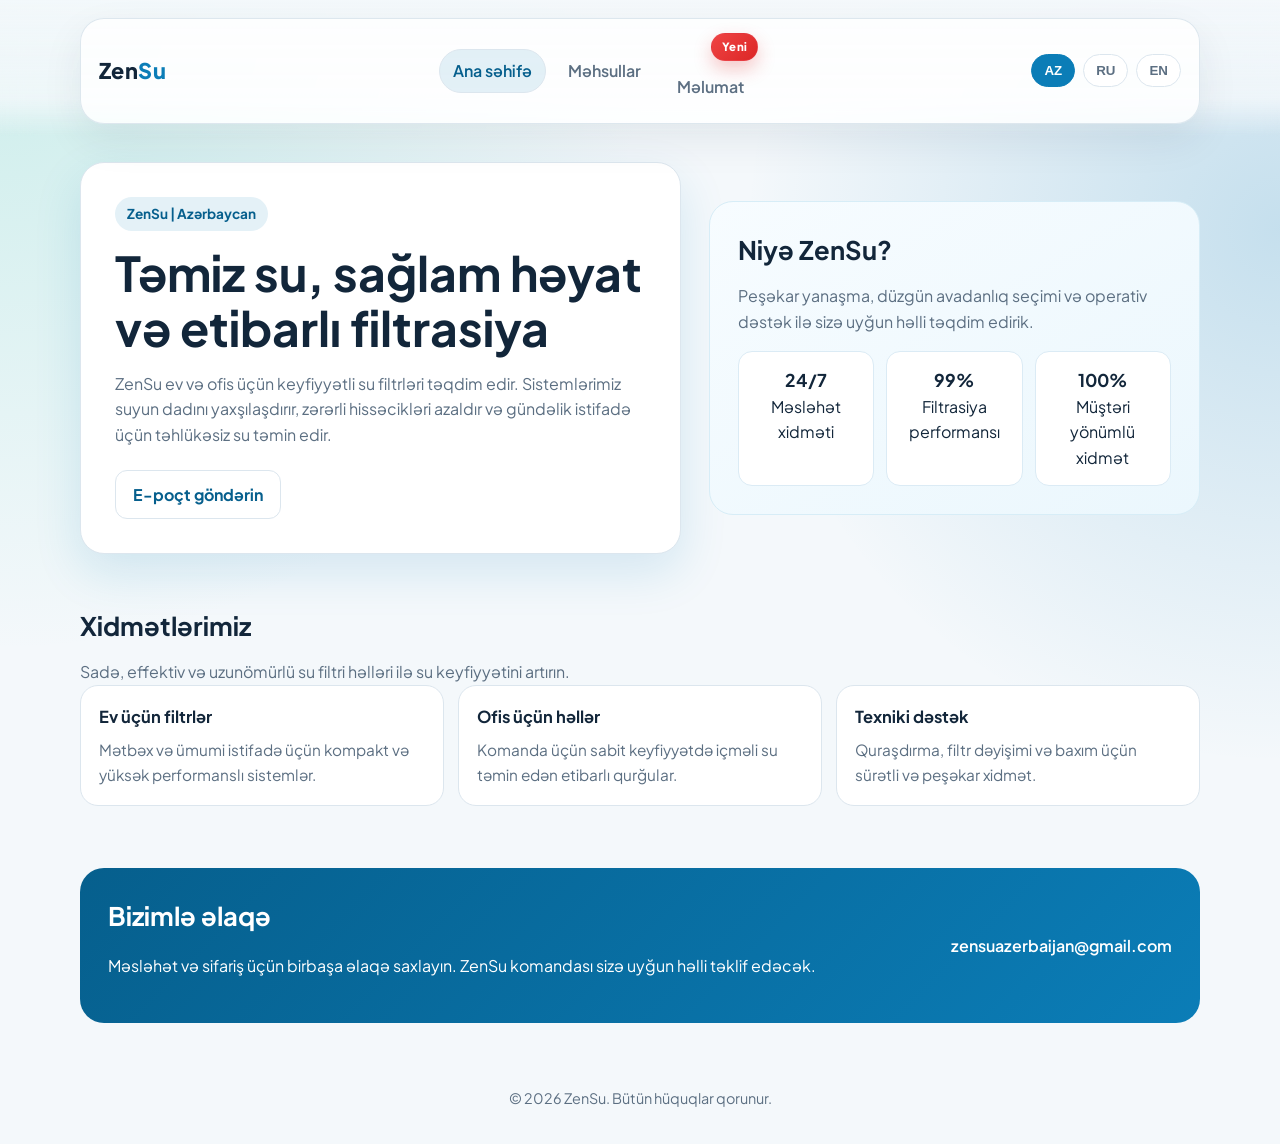
<file: index.html>
<!DOCTYPE html>
<html lang="az">
  <head>
    <meta charset="UTF-8" />
    <meta name="viewport" content="width=device-width, initial-scale=1.0" />
    <title>ZenSu | Keyfiyyətli Su Filtrləri Azərbaycan</title>
    <meta
      name="description"
      content="ZenSu ev və ofis üçün keyfiyyətli su filtrləri təqdim edir. Sistemlərimiz suyun dadını yaxşılaşdırır və zərərli hissəcikləri azaldır."
    />
    <meta name="theme-color" content="#0b7db7" />
    <link rel="icon" type="image/x-icon" href="favicon.ico" />
    <link rel="icon" type="image/png" sizes="48x48" href="favicon-48x48.png" />
    <link rel="apple-touch-icon" sizes="180x180" href="apple-touch-icon.png" />
    <link rel="manifest" href="site.webmanifest" />
    <link rel="shortcut icon" href="favicon.ico" />
    <script type="application/ld+json">
      {
        "@context": "https://schema.org",
        "@type": "WebSite",
        "name": "ZenSu",
        "url": "https://darkinlordz.github.io/ZenSu/"
      }
    </script>
    <link rel="preconnect" href="https://fonts.googleapis.com" />
    <link rel="preconnect" href="https://fonts.gstatic.com" crossorigin />
    <link
      href="https://fonts.googleapis.com/css2?family=Plus+Jakarta+Sans:wght@400;500;600;700;800&display=swap"
      rel="stylesheet"
    />
    <link rel="stylesheet" href="assets/css/styles.css" />
  </head>
  <body>
    <header>
      <div class="container nav">
        <div class="brand">Zen<span>Su</span></div>
        <nav class="site-nav" aria-label="Site navigation">
          <a class="active" href="index.html" data-i18n="nav.home"></a>
          <a href="products.html" data-i18n="nav.products"></a>
          <span class="site-nav-item site-nav-item-featured">
            <a class="nav-badge" href="information.html#technology-article" data-i18n="common.newBadge"></a>
            <a href="information.html" data-i18n="nav.information"></a>
          </span>
        </nav>
        <div class="lang-switcher" aria-label="Language switcher">
          <button class="active" data-lang="az" type="button">AZ</button>
          <button data-lang="ru" type="button">RU</button>
          <button data-lang="en" type="button">EN</button>
        </div>
      </div>
    </header>

    <main class="container">
      <section class="hero">
        <article class="hero-card">
          <span class="eyebrow" data-i18n="home.eyebrow"></span>
          <h1 data-i18n="home.heroTitle"></h1>
          <p class="lead" data-i18n="home.heroLead"></p>
          <div class="cta-row">
            <a class="btn btn-light" href="mailto:zensuazerbaijan@gmail.com" data-i18n="common.emailBtn"></a>
          </div>
        </article>

        <aside class="info-box">
          <h2 class="section-title" data-i18n="home.asideTitle"></h2>
          <p class="section-sub" data-i18n="home.asideText"></p>
          <div class="metrics">
            <div class="metric">
              <strong data-i18n="home.m1v"></strong>
              <span data-i18n="home.m1l"></span>
            </div>
            <div class="metric">
              <strong data-i18n="home.m2v"></strong>
              <span data-i18n="home.m2l"></span>
            </div>
            <div class="metric">
              <strong data-i18n="home.m3v"></strong>
              <span data-i18n="home.m3l"></span>
            </div>
          </div>
        </aside>
      </section>

      <section>
        <h2 class="section-title" data-i18n="home.featuresTitle"></h2>
        <p class="section-sub" data-i18n="home.featuresSub"></p>
        <div class="cards" id="services-list"></div>
      </section>

      <section class="contact">
        <div class="contact-box">
          <div>
            <h2 class="section-title" data-i18n="home.contactTitle"></h2>
            <p data-i18n="home.contactSub"></p>
          </div>
          <div class="contact-links">
            <a href="mailto:zensuazerbaijan@gmail.com">zensuazerbaijan@gmail.com</a>
          </div>
        </div>
      </section>
    </main>

    <footer>
      <div class="container">
        <span data-i18n="common.footer"></span>
      </div>
    </footer>

    <script type="module" src="assets/js/pages/home.js"></script>
  </body>
</html>
</file>
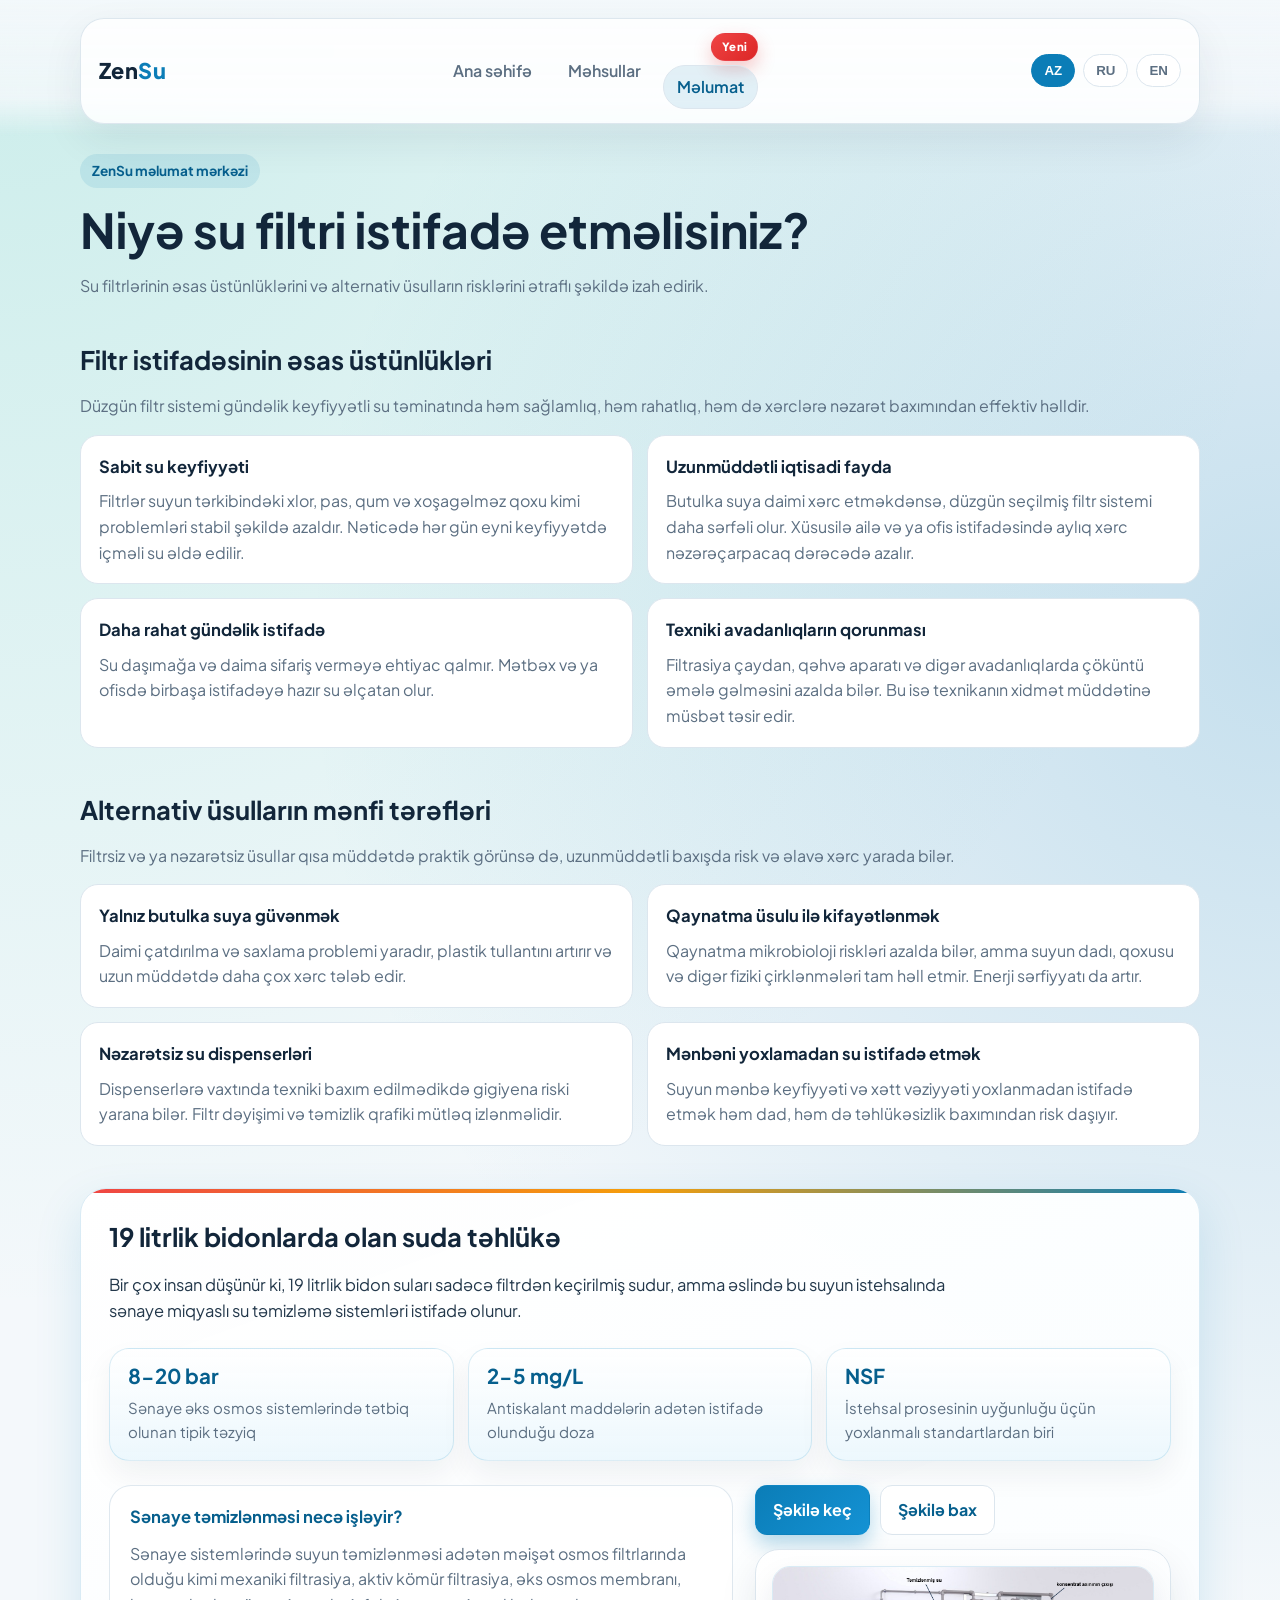
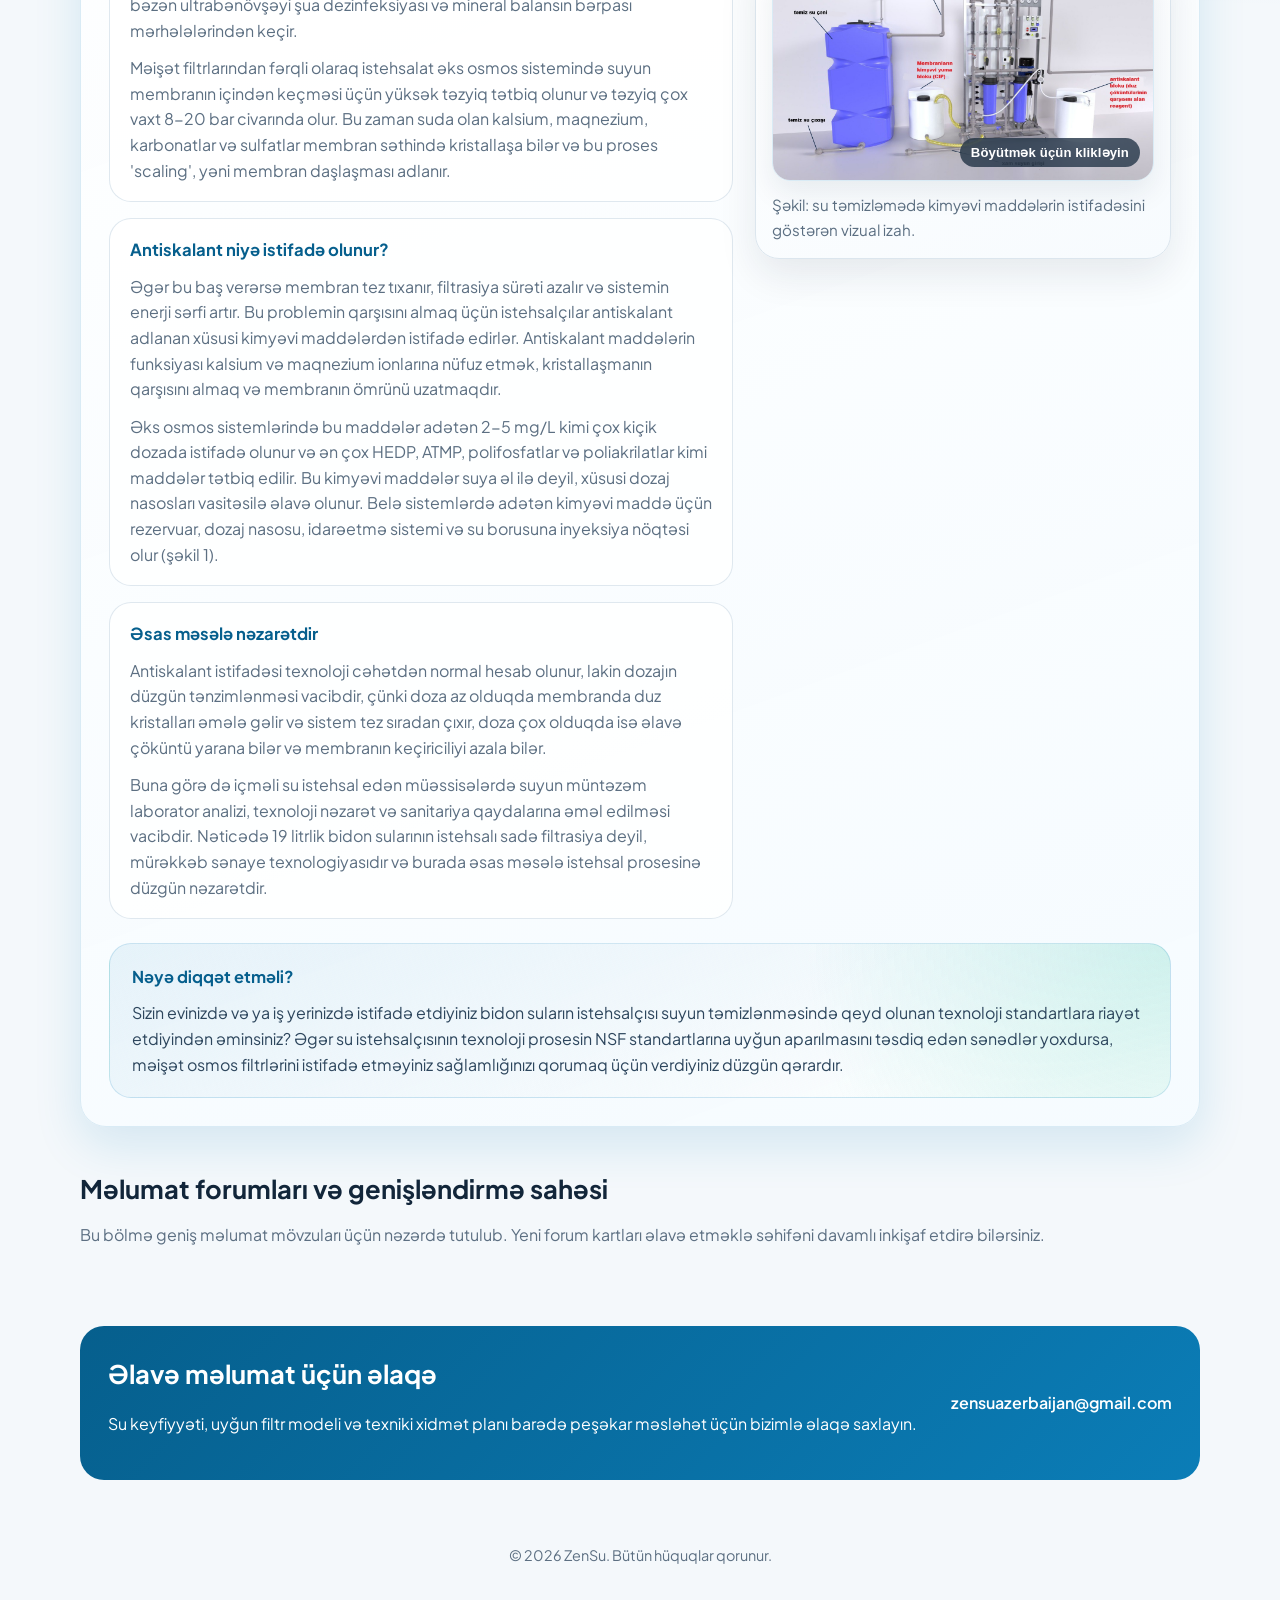
<file: information.html>
<!DOCTYPE html>
<html lang="az">
  <head>
    <meta charset="UTF-8" />
    <meta name="viewport" content="width=device-width, initial-scale=1.0" />
    <title>ZenSu | Məlumat</title>
    <meta
      name="description"
      content="ZenSu məlumat səhifəsi: su filtrlərinin üstünlükləri, alternativ su mənbələrinin riskləri və maarifləndirici mövzular."
    />
    <meta name="theme-color" content="#0b7db7" />
    <link rel="icon" type="image/x-icon" href="favicon.ico" />
    <link rel="icon" type="image/png" sizes="48x48" href="favicon-48x48.png" />
    <link rel="apple-touch-icon" sizes="180x180" href="apple-touch-icon.png" />
    <link rel="manifest" href="site.webmanifest" />
    <link rel="shortcut icon" href="favicon.ico" />
    <link rel="preconnect" href="https://fonts.googleapis.com" />
    <link rel="preconnect" href="https://fonts.gstatic.com" crossorigin />
    <link
      href="https://fonts.googleapis.com/css2?family=Plus+Jakarta+Sans:wght@400;500;600;700;800&display=swap"
      rel="stylesheet"
    />
    <link rel="stylesheet" href="assets/css/styles.css" />
  </head>
  <body>
    <header>
      <div class="container nav">
        <div class="brand">Zen<span>Su</span></div>
        <nav class="site-nav" aria-label="Site navigation">
          <a href="index.html" data-i18n="nav.home"></a>
          <a href="products.html" data-i18n="nav.products"></a>
          <span class="site-nav-item site-nav-item-featured">
            <a class="nav-badge" href="information.html#technology-article" data-i18n="common.newBadge"></a>
            <a class="active" href="information.html" data-i18n="nav.information"></a>
          </span>
        </nav>
        <div class="lang-switcher" aria-label="Language switcher">
          <button class="active" data-lang="az" type="button">AZ</button>
          <button data-lang="ru" type="button">RU</button>
          <button data-lang="en" type="button">EN</button>
        </div>
      </div>
    </header>

    <main class="container">
      <section class="products-hero">
        <span class="eyebrow" data-i18n="information.eyebrow"></span>
        <h1 data-i18n="information.title"></h1>
        <p class="section-sub" data-i18n="information.subtitle"></p>
      </section>

      <section class="info-section">
        <h2 class="section-title" data-i18n="information.whyFiltersTitle"></h2>
        <p class="section-sub info-sub" data-i18n="information.whyFiltersIntro"></p>
        <div class="info-grid" id="reasons-list"></div>
      </section>

      <section class="info-section">
        <h2 class="section-title" data-i18n="information.downsidesTitle"></h2>
        <p class="section-sub info-sub" data-i18n="information.downsidesIntro"></p>
        <div class="info-grid" id="downsides-list"></div>
      </section>

      <section class="info-section info-featured-section" id="technology-article"></section>

      <section class="info-section">
        <h2 class="section-title" data-i18n="information.forumsTitle"></h2>
        <p class="section-sub info-sub" data-i18n="information.forumsIntro"></p>
        <div class="forum-grid" id="forums-list"></div>
      </section>

      <section class="contact">
        <div class="contact-box">
          <div>
            <h2 class="section-title" data-i18n="information.contactTitle"></h2>
            <p data-i18n="information.contactSub"></p>
          </div>
          <div class="contact-links">
            <a href="mailto:zensuazerbaijan@gmail.com">zensuazerbaijan@gmail.com</a>
          </div>
        </div>
      </section>
    </main>

    <footer>
      <div class="container">
        <span data-i18n="common.footer"></span>
      </div>
    </footer>

    <script type="module" src="assets/js/pages/information.js"></script>
  </body>
</html>
</file>
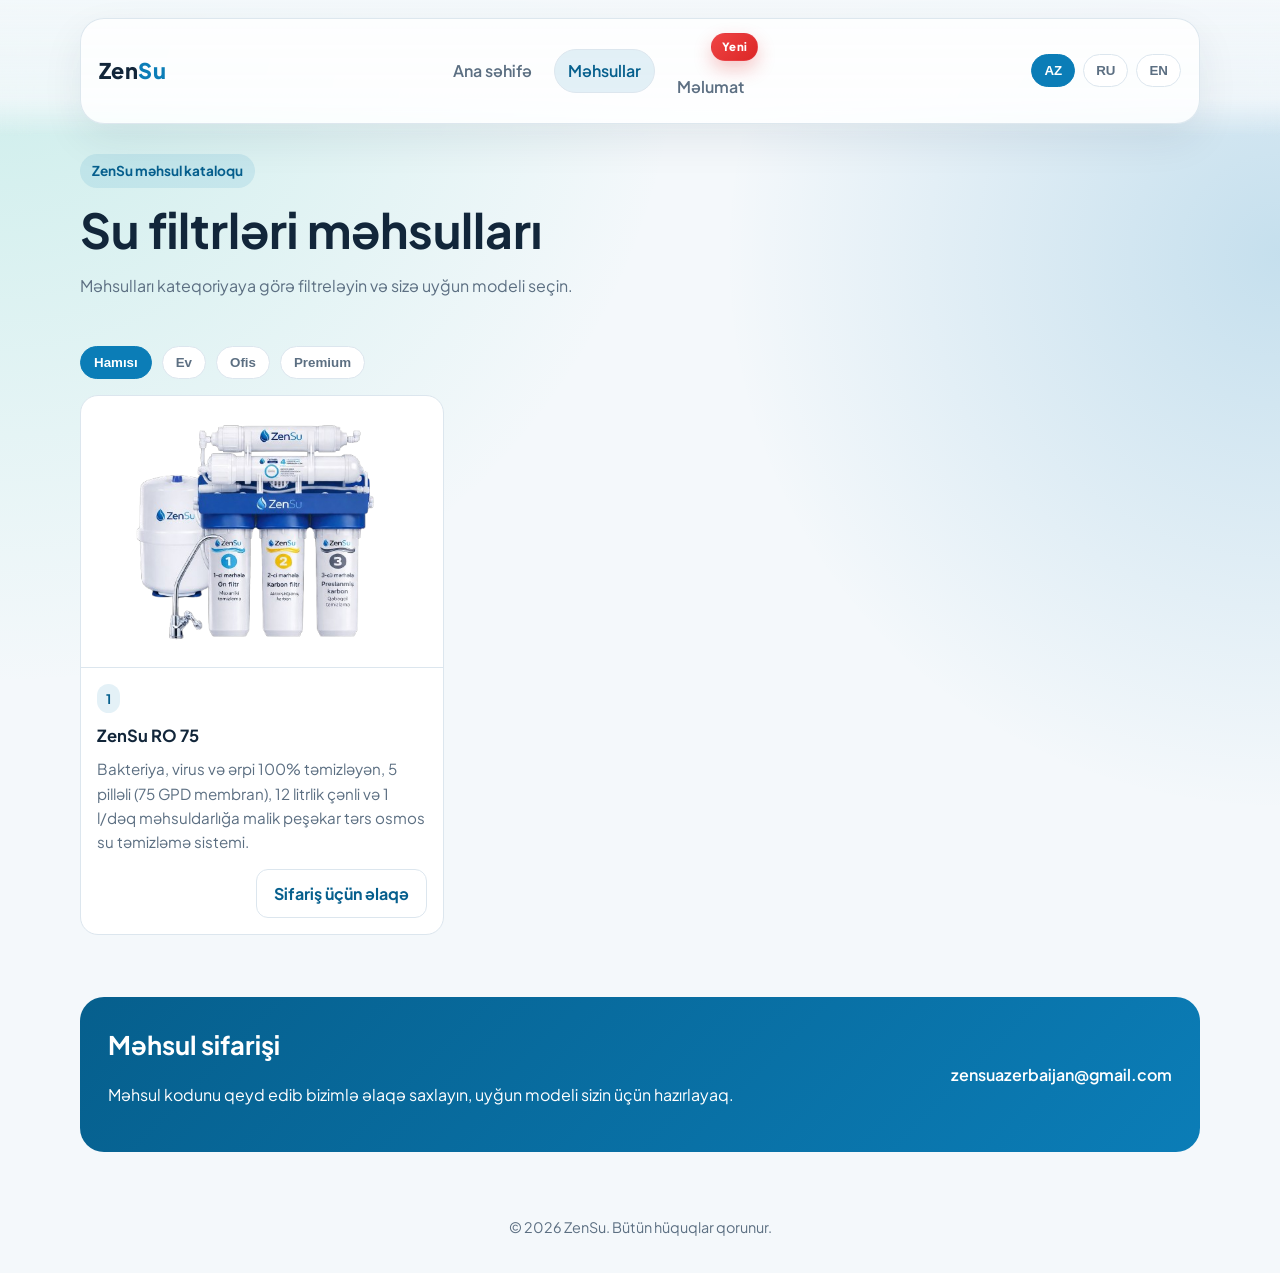
<file: products.html>
<!DOCTYPE html>
<html lang="az">
  <head>
    <meta charset="UTF-8" />
    <meta name="viewport" content="width=device-width, initial-scale=1.0" />
    <title>ZenSu | Məhsullar</title>
    <meta
      name="description"
      content="ZenSu su filtrləri məhsulları - ev və ofis üçün etibarlı filtrasiya sistemləri."
    />
    <meta name="theme-color" content="#0b7db7" />
    <link rel="icon" type="image/x-icon" href="favicon.ico" />
    <link rel="icon" type="image/png" sizes="48x48" href="favicon-48x48.png" />
    <link rel="apple-touch-icon" sizes="180x180" href="apple-touch-icon.png" />
    <link rel="manifest" href="site.webmanifest" />
    <link rel="shortcut icon" href="favicon.ico" />
    <link rel="preconnect" href="https://fonts.googleapis.com" />
    <link rel="preconnect" href="https://fonts.gstatic.com" crossorigin />
    <link
      href="https://fonts.googleapis.com/css2?family=Plus+Jakarta+Sans:wght@400;500;600;700;800&display=swap"
      rel="stylesheet"
    />
    <link rel="stylesheet" href="assets/css/styles.css" />
  </head>
  <body>
    <header>
      <div class="container nav">
        <div class="brand">Zen<span>Su</span></div>
        <nav class="site-nav" aria-label="Site navigation">
          <a href="index.html" data-i18n="nav.home"></a>
          <a class="active" href="products.html" data-i18n="nav.products"></a>
          <span class="site-nav-item site-nav-item-featured">
            <a class="nav-badge" href="information.html#technology-article" data-i18n="common.newBadge"></a>
            <a href="information.html" data-i18n="nav.information"></a>
          </span>
        </nav>
        <div class="lang-switcher" aria-label="Language switcher">
          <button class="active" data-lang="az" type="button">AZ</button>
          <button data-lang="ru" type="button">RU</button>
          <button data-lang="en" type="button">EN</button>
        </div>
      </div>
    </header>

    <main class="container">
      <section class="products-hero">
        <span class="eyebrow" data-i18n="products.eyebrow"></span>
        <h1 data-i18n="products.title"></h1>
        <p class="section-sub" data-i18n="products.subtitle"></p>
      </section>

      <section>
        <div class="filter-row" id="products-filter"></div>
        <div class="products-grid" id="products-list"></div>
      </section>

      <section class="contact">
        <div class="contact-box">
          <div>
            <h2 class="section-title" data-i18n="products.contactTitle"></h2>
            <p data-i18n="products.contactSub"></p>
          </div>
          <div class="contact-links">
            <a href="mailto:zensuazerbaijan@gmail.com">zensuazerbaijan@gmail.com</a>
          </div>
        </div>
      </section>
    </main>

    <footer>
      <div class="container">
        <span data-i18n="common.footer"></span>
      </div>
    </footer>

    <script type="module" src="assets/js/pages/products.js"></script>
  </body>
</html>
</file>
<file: assets/css/styles.css>
:root {
  --bg: #f4f8fb;
  --surface: #ffffff;
  --text: #12263a;
  --muted: #5c6f82;
  --primary: #0b7db7;
  --primary-strong: #065f8d;
  --accent: #39c7b0;
  --border: #dce6ee;
  --shadow: 0 18px 48px rgba(11, 125, 183, 0.14);
}

html {
  scroll-behavior: smooth;
}

* {
  box-sizing: border-box;
}

body {
  margin: 0;
  font-family: "Plus Jakarta Sans", "Segoe UI", sans-serif;
  color: var(--text);
  background:
    radial-gradient(circle at 0% 0%, rgba(57, 199, 176, 0.22), transparent 38%),
    radial-gradient(circle at 100% 20%, rgba(11, 125, 183, 0.2), transparent 34%),
    var(--bg);
  line-height: 1.6;
}

.container {
  width: min(1120px, 92vw);
  margin: 0 auto;
}

header {
  position: sticky;
  top: 0;
  z-index: 40;
  padding: 18px 0 12px;
  backdrop-filter: blur(14px);
  background: linear-gradient(
    180deg,
    rgba(244, 248, 251, 0.96),
    rgba(244, 248, 251, 0.82) 72%,
    rgba(244, 248, 251, 0)
  );
}

.nav {
  display: flex;
  justify-content: space-between;
  align-items: center;
  gap: 18px;
  flex-wrap: wrap;
  padding: 14px 18px;
  background: rgba(255, 255, 255, 0.82);
  border: 1px solid rgba(220, 230, 238, 0.95);
  border-radius: 24px;
  box-shadow: 0 16px 40px rgba(18, 38, 58, 0.08);
}

.brand {
  font-size: 1.35rem;
  font-weight: 800;
  letter-spacing: 0.4px;
}

.brand span {
  color: var(--primary);
}

.site-nav {
  display: flex;
  align-items: center;
  gap: 8px;
  flex-wrap: wrap;
}

.site-nav-item {
  display: flex;
  align-items: center;
}

.site-nav-item-featured {
  flex-direction: column;
  align-items: flex-end;
  gap: 4px;
}

.site-nav a {
  text-decoration: none;
  color: var(--muted);
  font-weight: 600;
  border: 1px solid transparent;
  border-radius: 999px;
  padding: 8px 13px;
  transition: all 0.2s ease;
}

.site-nav a:hover,
.site-nav a.active {
  color: var(--primary-strong);
  background: rgba(11, 125, 183, 0.11);
  border-color: var(--border);
}

.site-nav a:hover {
  transform: translateY(-1px);
}

.site-nav .nav-badge {
  padding: 4px 10px;
  border-radius: 999px;
  border-color: rgba(231, 76, 96, 0.25);
  background: linear-gradient(135deg, #ef4444, #dc2626);
  color: #fff;
  font-size: 0.71rem;
  font-weight: 800;
  letter-spacing: 0.03em;
  box-shadow: 0 8px 18px rgba(220, 38, 38, 0.26);
}

.site-nav .nav-badge:hover,
.site-nav .nav-badge:focus-visible {
  color: #fff;
  border-color: rgba(231, 76, 96, 0.3);
  background: linear-gradient(135deg, #f15b5b, #dc2626);
}

a:focus-visible,
button:focus-visible {
  outline: 3px solid rgba(11, 125, 183, 0.22);
  outline-offset: 3px;
}

.lang-switcher {
  display: flex;
  gap: 8px;
}

.lang-switcher button {
  border: 1px solid var(--border);
  background: var(--surface);
  color: var(--muted);
  padding: 8px 12px;
  border-radius: 999px;
  cursor: pointer;
  font-weight: 600;
  transition: all 0.2s ease;
}

.lang-switcher button.active {
  background: var(--primary);
  border-color: var(--primary);
  color: #fff;
}

.hero {
  padding: 26px 0 28px;
  display: grid;
  grid-template-columns: 1.1fr 0.9fr;
  gap: 28px;
  align-items: center;
}

.hero-card {
  background: var(--surface);
  border: 1px solid var(--border);
  border-radius: 24px;
  padding: 34px;
  box-shadow: var(--shadow);
}

.eyebrow {
  display: inline-block;
  color: var(--primary-strong);
  background: rgba(11, 125, 183, 0.11);
  border-radius: 999px;
  padding: 6px 12px;
  font-size: 0.85rem;
  font-weight: 700;
}

h1 {
  font-size: clamp(1.9rem, 4.2vw, 3rem);
  line-height: 1.15;
  margin: 14px 0 16px;
}

.lead {
  color: var(--muted);
  margin-bottom: 22px;
  max-width: 58ch;
}

.cta-row {
  display: flex;
  flex-wrap: wrap;
  gap: 12px;
}

.btn {
  display: inline-block;
  font: inherit;
  text-decoration: none;
  border-radius: 12px;
  padding: 11px 17px;
  font-weight: 700;
  border: 1px solid transparent;
  background: transparent;
  cursor: pointer;
  transition: transform 0.2s ease, box-shadow 0.2s ease;
}

.btn:hover {
  transform: translateY(-1px);
}

.btn-primary {
  color: #fff;
  background: linear-gradient(135deg, var(--primary), #1492d4);
  box-shadow: 0 9px 20px rgba(11, 125, 183, 0.3);
}

.btn-light {
  color: var(--primary-strong);
  border-color: var(--border);
  background: #fff;
}

.info-box {
  background: linear-gradient(150deg, #f7fcff, #ebf7fd);
  border: 1px solid #d7edf7;
  border-radius: 24px;
  padding: 28px;
}

.metrics {
  display: grid;
  grid-template-columns: repeat(3, minmax(90px, 1fr));
  gap: 12px;
  margin-top: 16px;
}

.metric {
  background: #fff;
  border: 1px solid #dbebf5;
  border-radius: 14px;
  padding: 14px;
  text-align: center;
}

.metric strong {
  display: block;
  font-size: 1.1rem;
}

section {
  padding: 24px 0;
}

.section-title {
  margin: 0 0 12px;
  font-size: clamp(1.35rem, 2vw, 1.9rem);
}

.section-sub {
  margin: 0;
  color: var(--muted);
}

.cards {
  display: grid;
  grid-template-columns: repeat(3, minmax(0, 1fr));
  gap: 14px;
}

.card {
  background: var(--surface);
  border: 1px solid var(--border);
  border-radius: 18px;
  padding: 18px;
}

.card h3 {
  margin: 0 0 8px;
  font-size: 1.03rem;
}

.card p {
  margin: 0;
  color: var(--muted);
  font-size: 0.96rem;
}

.products-hero {
  padding-top: 18px;
}

.info-section {
  padding-top: 18px;
}

.info-featured-section {
  scroll-margin-top: 116px;
}

.info-sub {
  max-width: 86ch;
  margin-bottom: 16px;
}

.info-grid {
  display: grid;
  grid-template-columns: repeat(2, minmax(0, 1fr));
  gap: 14px;
}

.info-card {
  background: var(--surface);
  border: 1px solid var(--border);
  border-radius: 18px;
  padding: 18px;
}

.info-card-title {
  margin: 0 0 8px;
  font-size: 1.04rem;
}

.info-card-description {
  margin: 0;
  color: var(--muted);
}

.forum-grid {
  display: grid;
  grid-template-columns: repeat(2, minmax(0, 1fr));
  gap: 14px;
}

.forum-card {
  background: linear-gradient(160deg, #f8fcff, #edf7fd);
  border: 1px solid #d9ebf5;
  border-radius: 18px;
  padding: 18px;
}

.forum-tag {
  display: inline-block;
  font-size: 0.78rem;
  font-weight: 700;
  letter-spacing: 0.2px;
  color: var(--primary-strong);
  background: rgba(11, 125, 183, 0.13);
  border-radius: 999px;
  padding: 4px 9px;
}

.forum-title {
  margin: 10px 0 8px;
  font-size: 1.03rem;
}

.forum-description {
  margin: 0;
  color: var(--muted);
}

.feature-article {
  display: grid;
  gap: 24px;
  padding: 28px;
  background: linear-gradient(160deg, rgba(255, 255, 255, 0.98), rgba(245, 251, 255, 0.96));
  border: 1px solid #d9ebf5;
  border-radius: 26px;
  box-shadow: var(--shadow);
  overflow: hidden;
  position: relative;
}

.feature-article::before {
  content: "";
  position: absolute;
  inset: 0 0 auto;
  height: 4px;
  background: linear-gradient(90deg, #ef4444, #f59e0b, #0b7db7);
}

.info-featured-section:target .feature-article {
  border-color: rgba(239, 68, 68, 0.34);
  box-shadow:
    0 24px 56px rgba(18, 38, 58, 0.12),
    0 0 0 6px rgba(239, 68, 68, 0.1);
}

.feature-article-header {
  display: grid;
  gap: 14px;
}

.feature-article-title {
  margin-bottom: 0;
}

.feature-article-intro {
  margin: 0;
  max-width: 72ch;
  font-size: 1.03rem;
  color: #23384b;
}

.article-highlights {
  display: grid;
  grid-template-columns: repeat(3, minmax(0, 1fr));
  gap: 14px;
}

.article-highlight {
  padding: 16px 18px;
  border-radius: 20px;
  border: 1px solid rgba(11, 125, 183, 0.14);
  background:
    linear-gradient(180deg, rgba(255, 255, 255, 0.95), rgba(235, 247, 253, 0.92));
  box-shadow: 0 14px 30px rgba(18, 38, 58, 0.06);
}

.article-highlight-value {
  display: block;
  margin-bottom: 8px;
  font-size: 1.28rem;
  line-height: 1.1;
  color: var(--primary-strong);
}

.article-highlight-label {
  margin: 0;
  color: var(--muted);
  font-size: 0.94rem;
}

.feature-article-content {
  display: grid;
  grid-template-columns: minmax(0, 1.2fr) minmax(280px, 0.8fr);
  gap: 22px;
  align-items: start;
}

.feature-article-body {
  display: grid;
  gap: 16px;
}

.article-section {
  padding: 18px 20px;
  border-radius: 22px;
  border: 1px solid rgba(220, 230, 238, 0.9);
  background: rgba(255, 255, 255, 0.78);
}

.article-section-title {
  margin: 0 0 10px;
  font-size: 1.04rem;
  color: var(--primary-strong);
}

.feature-article-text {
  margin: 0;
  color: var(--muted);
}

.feature-article-text + .feature-article-text {
  margin-top: 12px;
}

.feature-article-actions {
  display: flex;
  flex-wrap: wrap;
  gap: 10px;
}

.feature-article-side {
  display: grid;
  gap: 14px;
}

.article-view-button {
  box-shadow: none;
}

.article-figure {
  margin: 0;
  background: linear-gradient(160deg, #ffffff, #f7fbfe);
  border: 1px solid var(--border);
  border-radius: 24px;
  padding: 16px;
  box-shadow: 0 16px 38px rgba(18, 38, 58, 0.09);
  scroll-margin-top: 24px;
}

.article-image-button {
  position: relative;
  display: block;
  width: 100%;
  padding: 0;
  border: 0;
  background: transparent;
  text-align: left;
  cursor: zoom-in;
}

.article-image {
  width: 100%;
  height: auto;
  display: block;
  border-radius: 18px;
  border: 1px solid #d9ebf5;
  box-shadow: 0 12px 28px rgba(18, 38, 58, 0.08);
  transition: transform 0.25s ease, box-shadow 0.25s ease;
}

.article-image-button:hover .article-image,
.article-image-button:focus-visible .article-image {
  transform: scale(1.015);
  box-shadow: 0 18px 36px rgba(18, 38, 58, 0.14);
}

.article-image-hint {
  position: absolute;
  right: 14px;
  bottom: 14px;
  padding: 7px 11px;
  border-radius: 999px;
  background: rgba(18, 38, 58, 0.72);
  color: #fff;
  font-size: 0.82rem;
  font-weight: 700;
  letter-spacing: 0.01em;
  backdrop-filter: blur(8px);
}

.article-caption {
  margin-top: 12px;
  color: var(--muted);
  font-size: 0.95rem;
}

.article-note {
  padding: 20px 22px;
  border-radius: 22px;
  border: 1px solid rgba(11, 125, 183, 0.16);
  background:
    radial-gradient(circle at top right, rgba(57, 199, 176, 0.22), transparent 34%),
    linear-gradient(160deg, rgba(11, 125, 183, 0.08), rgba(255, 255, 255, 0.98));
}

.article-note-title {
  margin: 0 0 10px;
  font-size: 1.02rem;
  color: var(--primary-strong);
}

.article-note-text {
  margin: 0;
  color: #2d465d;
}

body.lightbox-open {
  overflow: hidden;
}

.image-lightbox {
  position: fixed;
  inset: 0;
  z-index: 120;
  display: grid;
  place-items: center;
  padding: 24px;
  background: rgba(9, 18, 30, 0);
  opacity: 0;
  pointer-events: none;
  transition: opacity 0.18s ease, background-color 0.18s ease;
}

.image-lightbox.is-open {
  opacity: 1;
  pointer-events: auto;
  background: rgba(9, 18, 30, 0.74);
}

.image-lightbox-shell {
  width: min(1100px, 100%);
  display: grid;
  gap: 14px;
  padding: 18px;
  border-radius: 28px;
  background: rgba(10, 22, 35, 0.92);
  box-shadow: 0 30px 80px rgba(0, 0, 0, 0.35);
  transform: scale(0.96);
  transition: transform 0.18s ease;
}

.image-lightbox.is-open .image-lightbox-shell {
  transform: scale(1);
}

.image-lightbox-close {
  justify-self: end;
  padding: 8px 14px;
  border-radius: 999px;
  border: 1px solid rgba(255, 255, 255, 0.18);
  background: rgba(255, 255, 255, 0.1);
  color: #fff;
}

.image-lightbox-image {
  display: block;
  width: 100%;
  max-height: calc(92vh - 130px);
  object-fit: contain;
  border-radius: 20px;
  background: #fff;
}

.image-lightbox-caption {
  margin: 0;
  color: rgba(255, 255, 255, 0.84);
  text-align: center;
  font-size: 0.96rem;
}

.filter-row {
  display: flex;
  flex-wrap: wrap;
  gap: 10px;
  margin-bottom: 16px;
}

.filter-btn {
  border: 1px solid var(--border);
  background: var(--surface);
  color: var(--muted);
  padding: 8px 13px;
  border-radius: 999px;
  cursor: pointer;
  font-weight: 600;
}

.filter-btn.active {
  color: #fff;
  background: var(--primary);
  border-color: var(--primary);
}

.products-grid {
  display: grid;
  grid-template-columns: repeat(3, minmax(0, 1fr));
  gap: 14px;
}

.product-card {
  background: var(--surface);
  border: 1px solid var(--border);
  border-radius: 18px;
  overflow: hidden;
  display: flex;
  flex-direction: column;
}

.product-image {
  width: 100%;
  aspect-ratio: 4 / 3;
  object-fit: cover;
  border-bottom: 1px solid var(--border);
}

.product-body {
  padding: 16px;
}

.product-code {
  display: inline-block;
  font-size: 0.82rem;
  font-weight: 700;
  color: var(--primary-strong);
  background: rgba(11, 125, 183, 0.11);
  border-radius: 999px;
  padding: 4px 9px;
}

.product-title {
  margin: 10px 0 8px;
  font-size: 1.04rem;
}

.product-description {
  margin: 0;
  color: var(--muted);
  font-size: 0.95rem;
}

.product-footer {
  margin-top: 14px;
  display: flex;
  justify-content: space-between;
  align-items: center;
  gap: 10px;
}

.product-price {
  font-size: 1.05rem;
  color: var(--primary-strong);
}

.empty-state {
  grid-column: 1 / -1;
  margin: 0;
  border: 1px dashed var(--border);
  border-radius: 14px;
  padding: 18px;
  text-align: center;
  color: var(--muted);
  background: #f8fcff;
}

.contact {
  margin: 14px 0 28px;
}

.contact-box {
  background: linear-gradient(135deg, var(--primary-strong), var(--primary));
  color: #fff;
  border-radius: 24px;
  padding: 28px;
  display: grid;
  grid-template-columns: 1fr auto;
  gap: 18px;
  align-items: center;
}

.contact-links {
  display: flex;
  flex-direction: column;
  align-items: flex-end;
  gap: 8px;
}

.contact-links a {
  color: #fff;
  text-decoration: none;
  font-weight: 600;
}

footer {
  color: var(--muted);
  font-size: 0.9rem;
  padding: 12px 0 34px;
  text-align: center;
}

@media (max-width: 920px) {
  .hero {
    grid-template-columns: 1fr;
  }

  .cards,
  .info-grid,
  .article-highlights,
  .forum-grid,
  .products-grid {
    grid-template-columns: 1fr;
  }

  .feature-article-content {
    grid-template-columns: 1fr;
  }

  .contact-box {
    grid-template-columns: 1fr;
  }

  .contact-links {
    align-items: flex-start;
  }

  .nav {
    padding: 14px;
  }

  .site-nav {
    width: 100%;
    justify-content: flex-start;
  }

  .site-nav-item-featured {
    align-items: flex-start;
  }

  .feature-article {
    padding: 22px;
  }

  .article-section,
  .article-note {
    padding: 18px;
  }

  .image-lightbox {
    padding: 14px;
  }

  .image-lightbox-shell {
    padding: 14px;
    border-radius: 22px;
  }

  .article-image-hint {
    right: 10px;
    bottom: 10px;
  }
}
</file>
